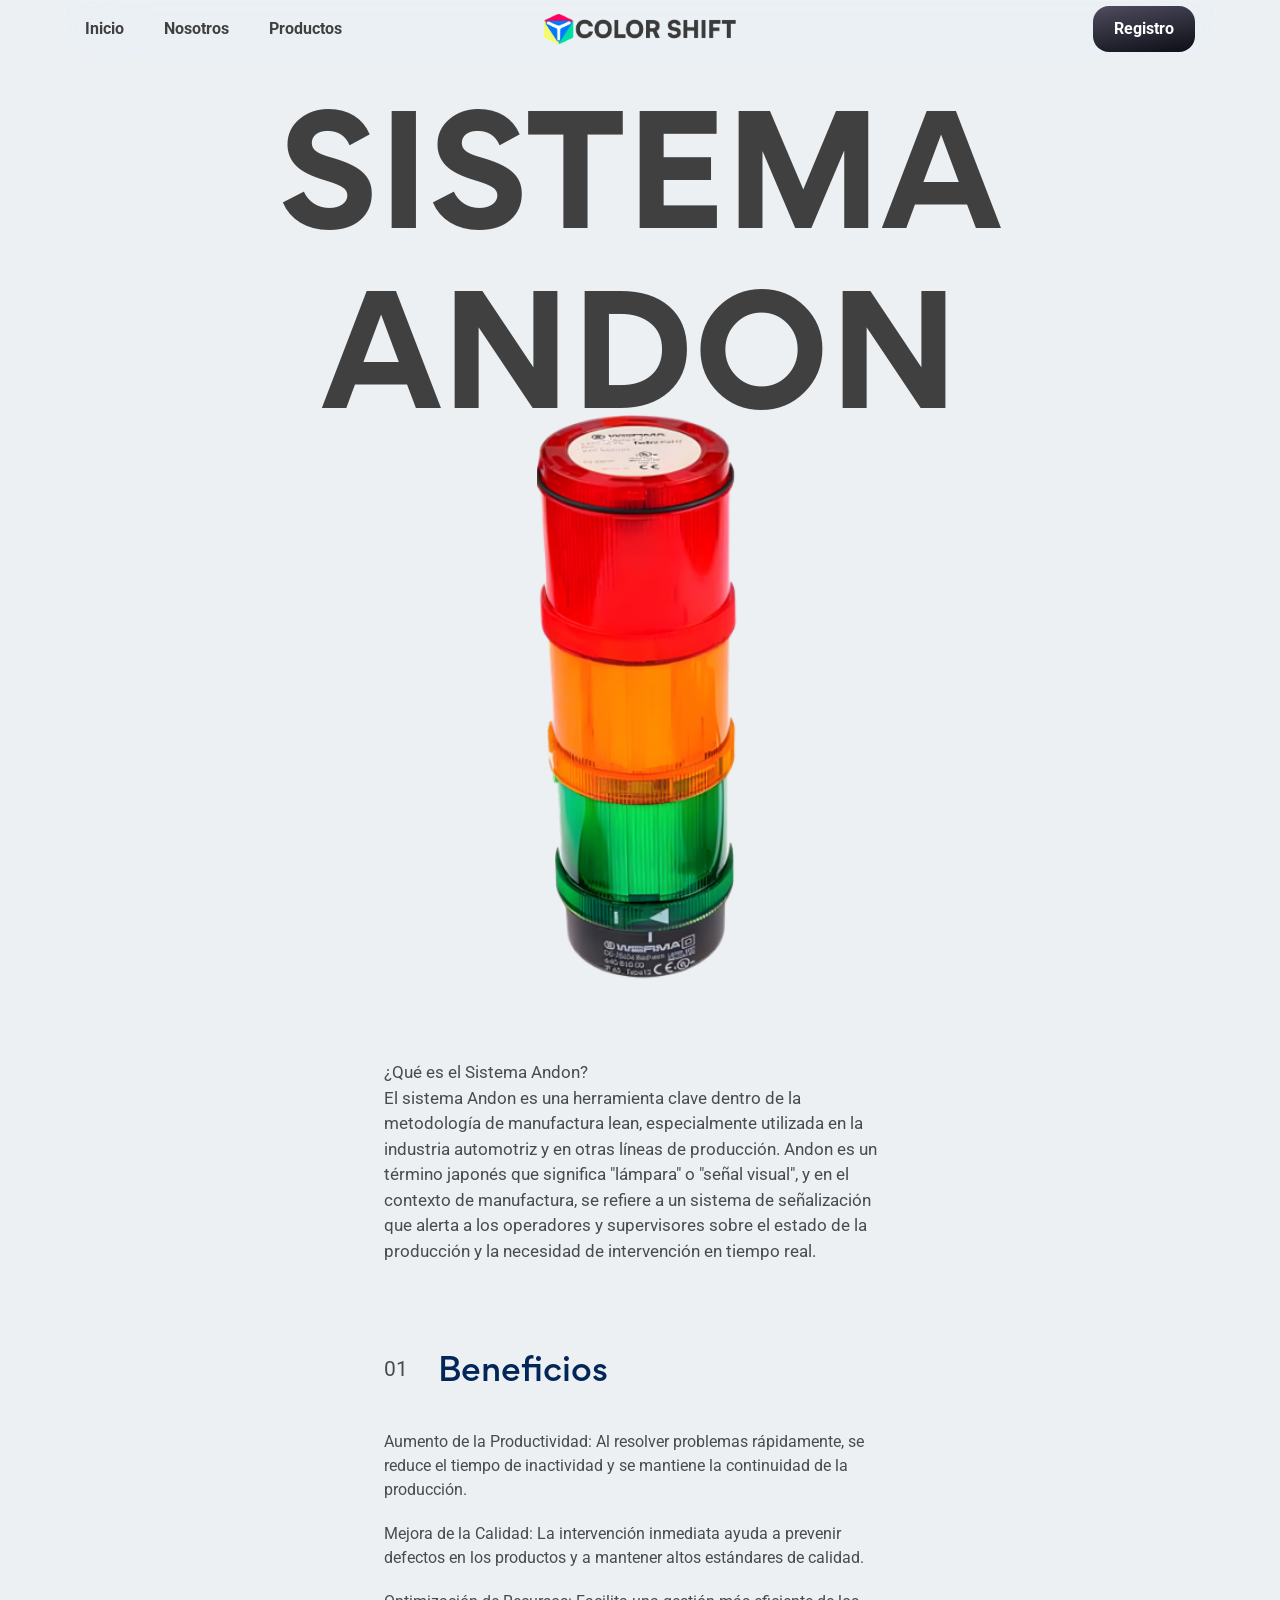
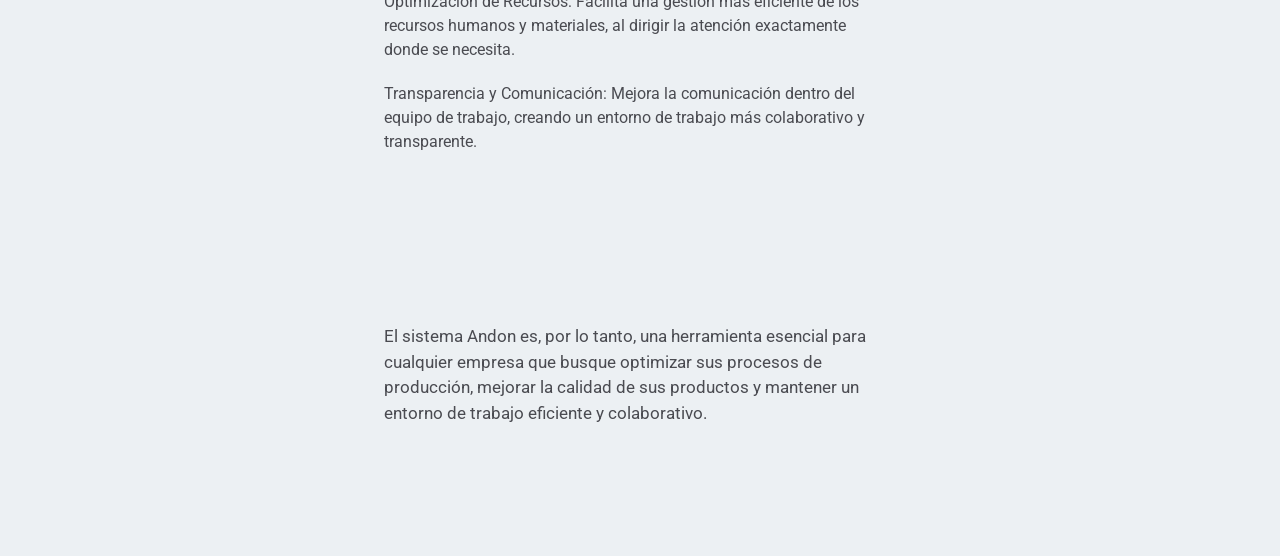
<file: andon.html>
<!DOCTYPE html>
<html lang="en" dir="ltr">

<head>

    <meta charset="UTF-8">
    <meta http-equiv="X-UA-Compatible" content="IE=edge">
    <meta name="viewport" content="width=device-width, initial-scale=1.0">
    <title>Extbot - App Landing Bootstrap 5 Template</title>
    <meta name="robots" content="index, follow" />
    <meta name="description" content="Extbot app landing bootstrap 5 template is an awesome website template for any app store.">
    <!-- Favicon -->
    <link rel="shortcut icon" type="image/x-icon" href="assets/images/favicon.ico" />

    <!-- CSS
    ============================================ -->

    <link rel="stylesheet" href="assets/css/bootstrap.min.css" />
    <link rel="stylesheet" href="assets/css/icofont.min.css" />
    <link rel="stylesheet" href="assets/css/animate.min.css">
    <link rel="stylesheet" href="assets/css/swiper-bundle.min.css">
    <link rel="stylesheet" href="assets/css/magnific-popup.min.css" />
    <link rel="stylesheet" href="assets/css/gordita-font.css" />

    <!-- Style CSS -->
    <link rel="stylesheet" href="assets/css/style.css">

</head>

<body>
        <!-- Begin Main Header Area -->
    <header class="flex-row">
        <div class="nav-bar flex-row">
            <nav class="nav-options nav-obj flex-column">
                <ul class="flex-row">
                    <li>
                        <a href="#home">Inicio</a>
                    </li>
                    <li>
                        <a href="#about">Nosotros</a>
                    </li>
                    <li>
                        <a href="#product">Productos</a>
                    </li>
                </ul>
            </nav>
            <div class="nav-logo">
                <a href="index.html">
                    <img src="assets/images/logo nav.png">
                </a>
            </div>
            <input type=checkbox id="show-nav" onclick="showNavbar()">
            <div class="toggle-container flex-row">
                <label class="toggle" for="show-nav">
                    <img src="assets/images/menu.png">
                </label>
            </div>
            <div class="nav-register nav-obj flex-row">
                <div class="nav-register-button flex-column">
                    <a href="" class="register-button button">
                        <p>Registro</p>
                    </a>
                </div>

            </div>          
        </div>
    </header>
    <nav class="navbar-container" id="navbar">
        <div class="navbar-blur" id="nav-bg"></div>
        <ul class="flex-column">
            <li id="home-nav"><a href="#home">Inicio</a></li>
            <li id="services-nav"><a href="#about">Nosotros</a></li>
            <li id="portfolio-nav"><a href="#product">Productos</a></li>
            <li id="contact-nav"><a href="">Registro</a></li>
        </ul>
    </nav>        
    <!-- Main Header Area End Here -->
    <section class="product-demo">
        <div class="product-demo-header">
          <h1>SISTEMA ANDON</h1>
          <div class="product-demo-img flex-row">
            <img src="assets/images/andon-demo.png">
          </div>
        </div>
        <div class="product-description-container">
            <p class="product-description">¿Qué es el Sistema Andon?<br>
El sistema Andon es una herramienta clave dentro de la metodología de manufactura lean, especialmente utilizada en la industria automotriz y en otras líneas de producción. Andon es un término japonés que significa "lámpara" o "señal visual", y en el contexto de manufactura, se refiere a un sistema de señalización que alerta a los operadores y supervisores sobre el estado de la producción y la necesidad de intervención en tiempo real.
</p>
        </div>
        <div class="product-demo-info product-demo-info-andon flex-row">
          <section class="product-perks flex-column">
            <div class="perks-top flex-row">
              <p>01</p>
              <h2>Beneficios</h2>
            </div>
            <div class="perks-bottom">
              <ul>
                <li>Aumento de la Productividad: Al resolver problemas rápidamente, se reduce el tiempo de inactividad y se mantiene la continuidad de la producción.</li>
                <li>Mejora de la Calidad: La intervención inmediata ayuda a prevenir defectos en los productos y a mantener altos estándares de calidad.</li>
                <li>Optimización de Recursos: Facilita una gestión más eficiente de los recursos humanos y materiales, al dirigir la atención exactamente donde se necesita.</li>
                <li>Transparencia y Comunicación: Mejora la comunicación dentro del equipo de trabajo, creando un entorno de trabajo más colaborativo y transparente.</li>
              </ul>
            </div>
          </section>
        </div>

        <div class="product-description-container product-description-footer">
            <p class="product-description">El sistema Andon es, por lo tanto, una herramienta esencial para cualquier empresa que busque optimizar sus procesos de producción, mejorar la calidad de sus productos y mantener un entorno de trabajo eficiente y colaborativo.
            </p>
        </div>
    </section>
</body>

</html>
</file>
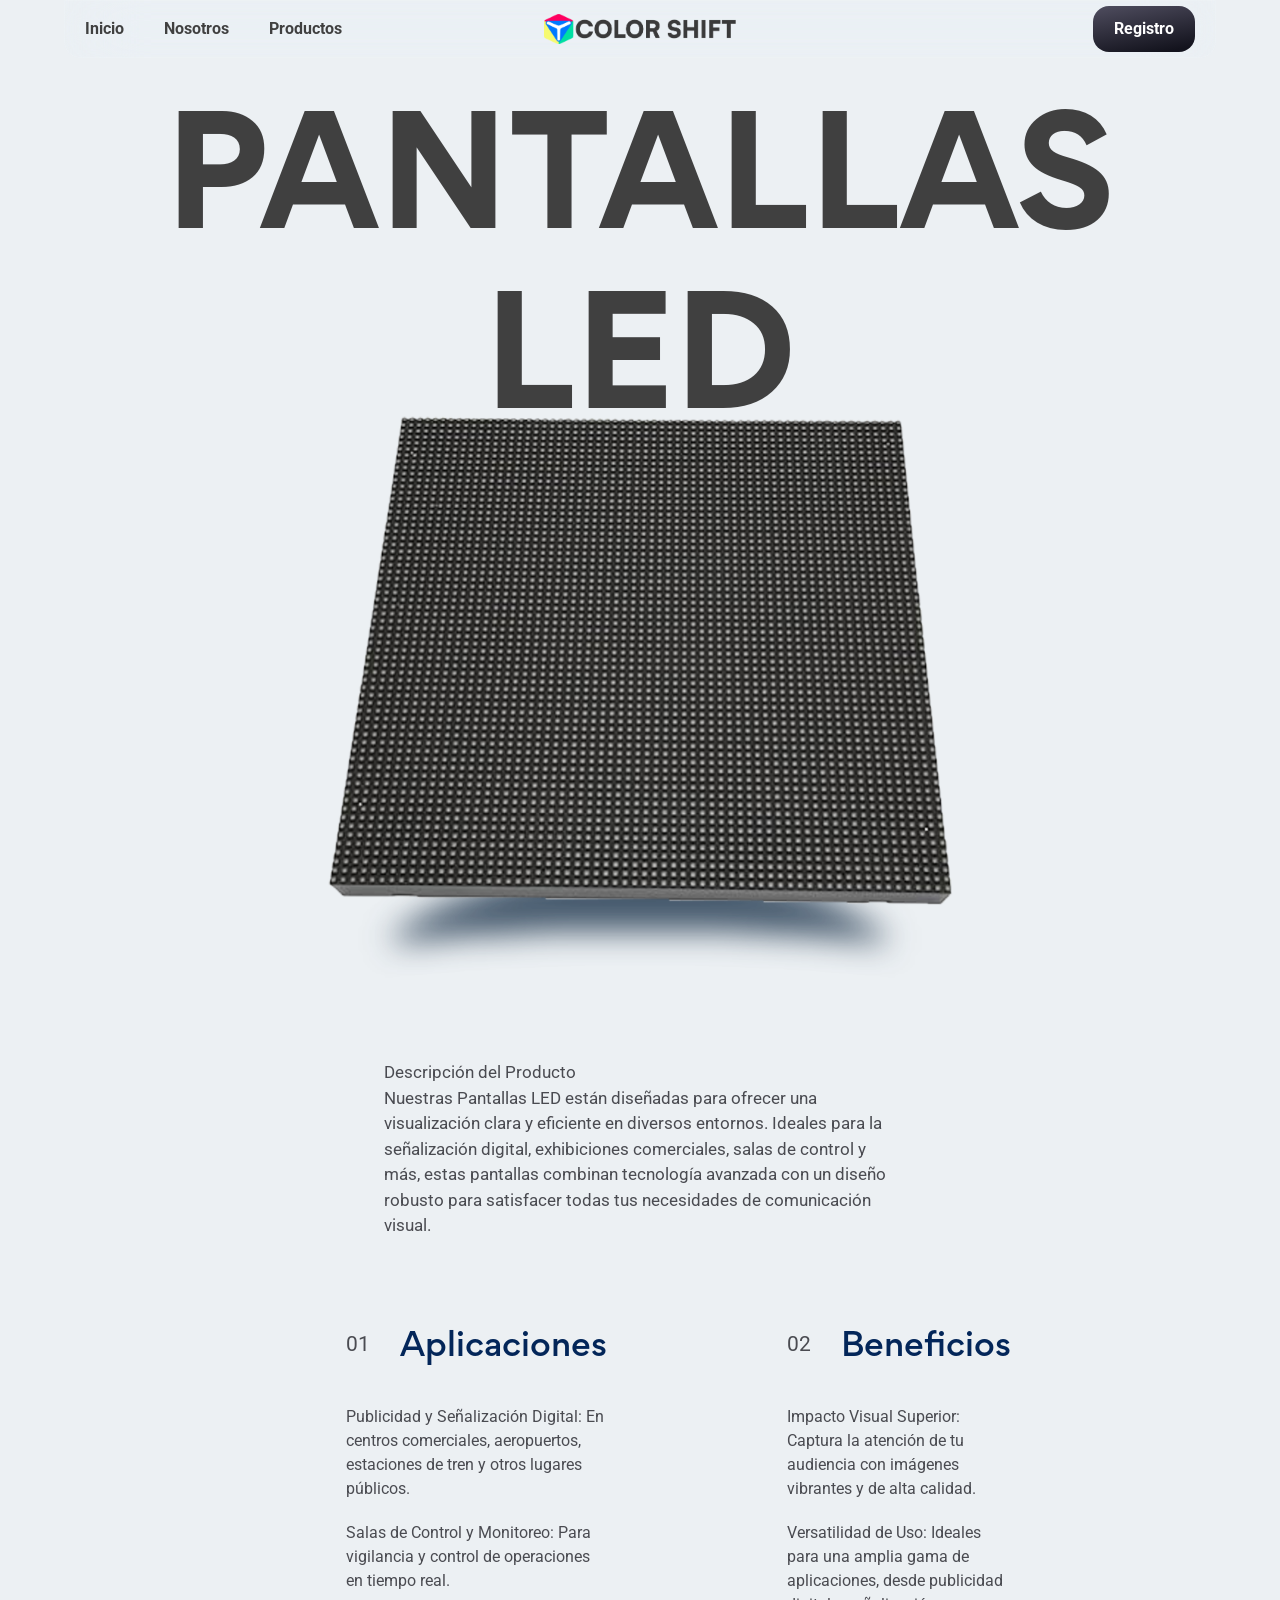
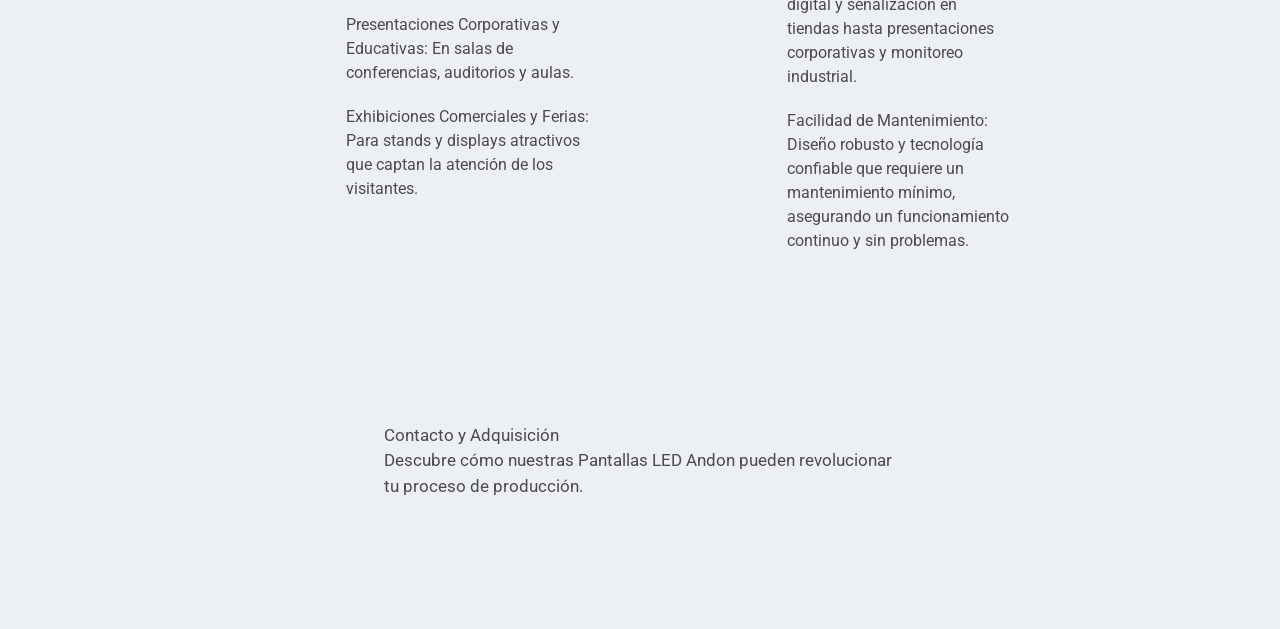
<file: led.html>
<!DOCTYPE html>
<html lang="en" dir="ltr">

<head>

    <meta charset="UTF-8">
    <meta http-equiv="X-UA-Compatible" content="IE=edge">
    <meta name="viewport" content="width=device-width, initial-scale=1.0">
    <title>Extbot - App Landing Bootstrap 5 Template</title>
    <meta name="robots" content="index, follow" />
    <meta name="description" content="Extbot app landing bootstrap 5 template is an awesome website template for any app store.">
    <!-- Favicon -->
    <link rel="shortcut icon" type="image/x-icon" href="assets/images/favicon.ico" />

    <!-- CSS
    ============================================ -->

    <link rel="stylesheet" href="assets/css/bootstrap.min.css" />
    <link rel="stylesheet" href="assets/css/icofont.min.css" />
    <link rel="stylesheet" href="assets/css/animate.min.css">
    <link rel="stylesheet" href="assets/css/swiper-bundle.min.css">
    <link rel="stylesheet" href="assets/css/magnific-popup.min.css" />
    <link rel="stylesheet" href="assets/css/gordita-font.css" />

    <!-- Style CSS -->
    <link rel="stylesheet" href="assets/css/style.css">

</head>

<body>
        <!-- Begin Main Header Area -->
    <header class="flex-row">
        <div class="nav-bar flex-row">
            <nav class="nav-options nav-obj flex-column">
                <ul class="flex-row">
                    <li>
                        <a href="#home">Inicio</a>
                    </li>
                    <li>
                        <a href="#about">Nosotros</a>
                    </li>
                    <li>
                        <a href="#product">Productos</a>
                    </li>
                </ul>
            </nav>
            <div class="nav-logo">
                <a href="index.html">
                    <img src="assets/images/logo nav.png">
                </a>
            </div>
            <input type=checkbox id="show-nav" onclick="showNavbar()">
            <div class="toggle-container flex-row">
                <label class="toggle" for="show-nav">
                    <img src="assets/images/menu.png">
                </label>
            </div>
            <div class="nav-register nav-obj flex-row">
                <div class="nav-register-button flex-column">
                    <a href="" class="register-button button">
                        <p>Registro</p>
                    </a>
                </div>

            </div>          
        </div>
    </header>
    <nav class="navbar-container" id="navbar">
        <div class="navbar-blur" id="nav-bg"></div>
        <ul class="flex-column">
            <li id="home-nav"><a href="#home">Inicio</a></li>
            <li id="services-nav"><a href="#about">Nosotros</a></li>
            <li id="portfolio-nav"><a href="#product">Productos</a></li>
            <li id="contact-nav"><a href="">Registro</a></li>
        </ul>
    </nav>        
    <!-- Main Header Area End Here -->
    <section class="product-demo">
        <div class="product-demo-header">
          <h1>PANTALLAS LED</h1>
          <div class="product-demo-img flex-row">
            <img src="assets/images/led-demo.png">
          </div>
        </div>
        <div class="product-description-container">
            <p class="product-description">Descripción del Producto<br>
Nuestras Pantallas LED están diseñadas para ofrecer una visualización clara y eficiente en diversos entornos. Ideales para la señalización digital, exhibiciones comerciales, salas de control y más, estas pantallas combinan tecnología avanzada con un diseño robusto para satisfacer todas tus necesidades de comunicación visual.
</p>
        </div>
        <div class="product-demo-info flex-row">
          <section class="product-specs flex-column">
            <div class="specs-top flex-row">
              <p>01</p>
              <h2>Aplicaciones</h2>
            </div>
            <div class="specs-bottom">
              <ul>
                <li>Publicidad y Señalización Digital: En centros comerciales, aeropuertos, estaciones de tren y otros lugares públicos.</li>
                <li>Salas de Control y Monitoreo: Para vigilancia y control de operaciones en tiempo real.</li>
                <li>Presentaciones Corporativas y Educativas: En salas de conferencias, auditorios y aulas.</li>
                <li>Exhibiciones Comerciales y Ferias: Para stands y displays atractivos que captan la atención de los visitantes.</li>
              </ul>
            </div>
          </section>
          <section class="product-perks flex-column">
            <div class="perks-top flex-row">
              <p>02</p>
              <h2>Beneficios</h2>
            </div>
            <div class="perks-bottom">
              <ul>
                <li>Impacto Visual Superior: Captura la atención de tu audiencia con imágenes vibrantes y de alta calidad.</li>
                <li>Versatilidad de Uso: Ideales para una amplia gama de aplicaciones, desde publicidad digital y señalización en tiendas hasta presentaciones corporativas y monitoreo industrial.</li>
                <li>Facilidad de Mantenimiento: Diseño robusto y tecnología confiable que requiere un mantenimiento mínimo, asegurando un funcionamiento continuo y sin problemas.</li>
              </ul>
            </div>
          </section>
        </div>
        <div class="product-description-container product-description-footer">
            <p class="product-description">Contacto y Adquisición<br>
Descubre cómo nuestras Pantallas LED Andon pueden revolucionar tu proceso de producción. 

            </p>
    </section>
</body>

</html>
</file>
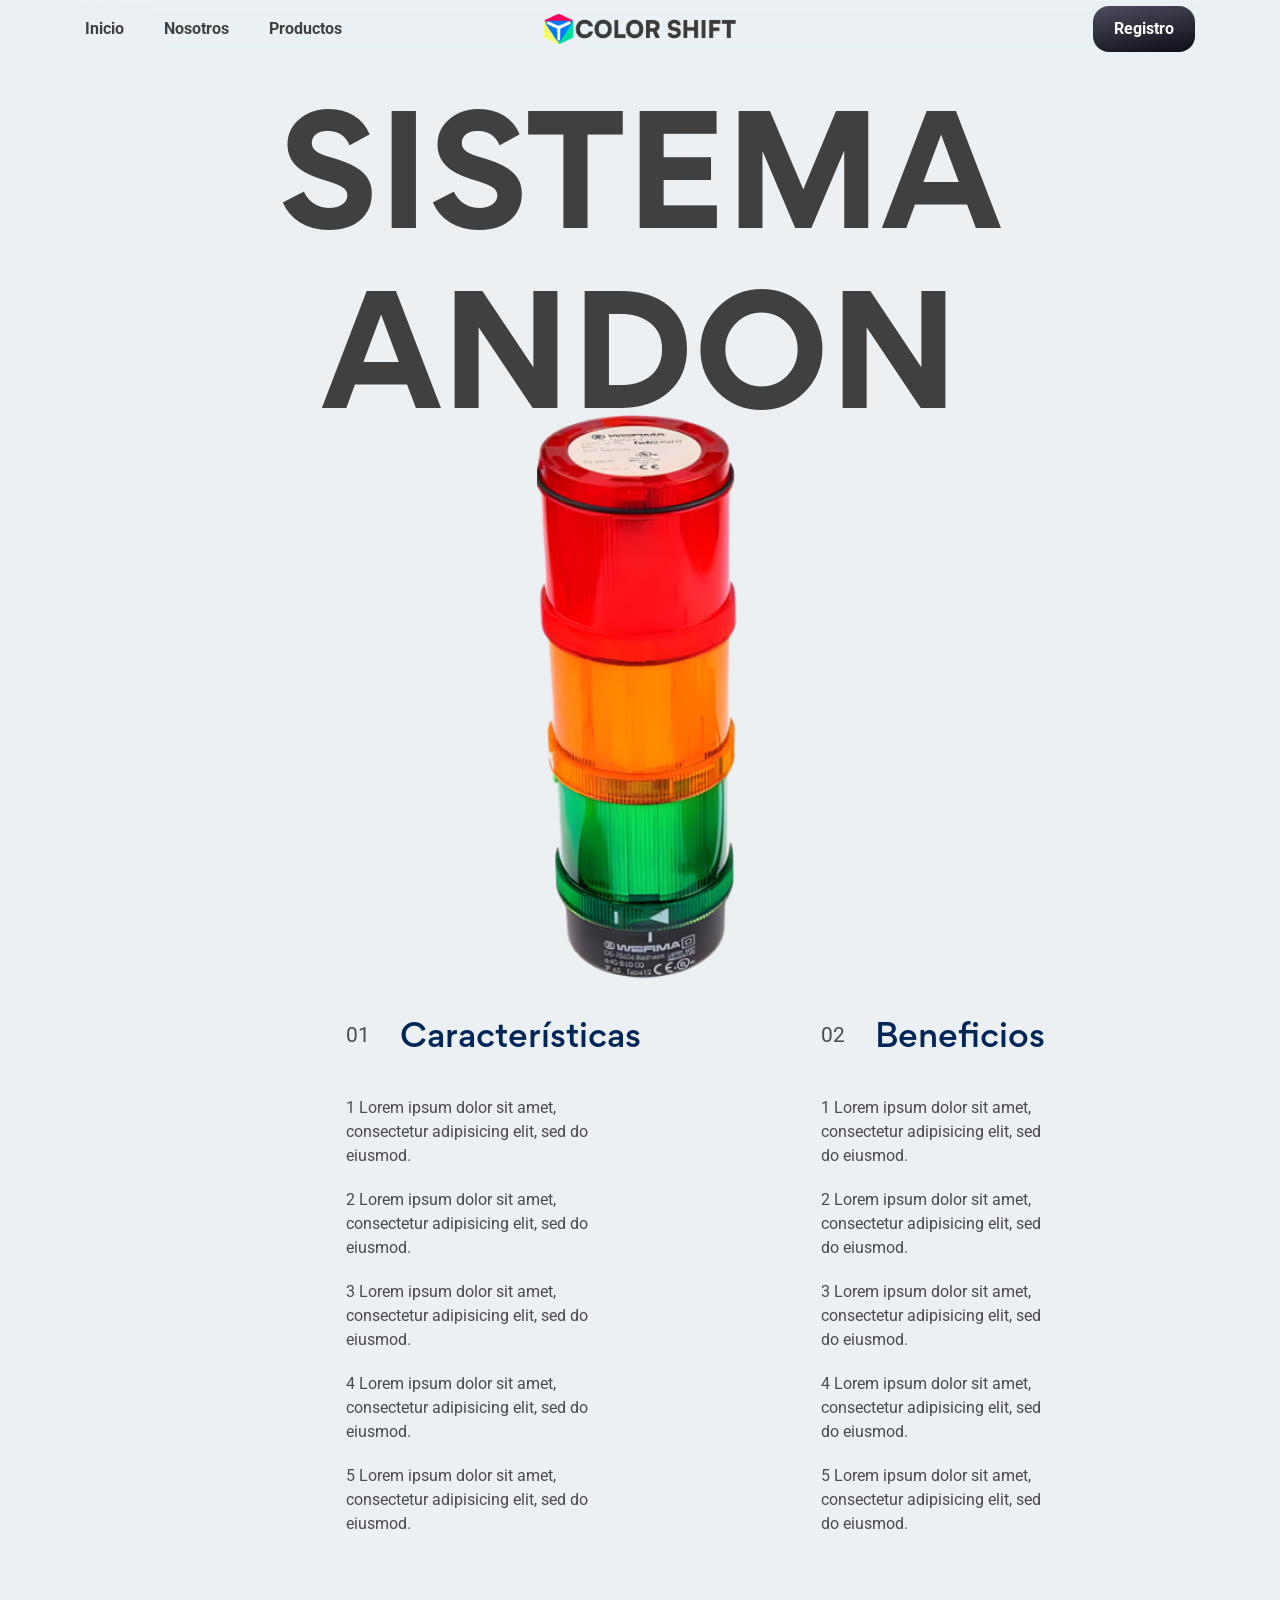
<file: product.html>
<!DOCTYPE html>
<html lang="en" dir="ltr">

<head>

    <meta charset="UTF-8">
    <meta http-equiv="X-UA-Compatible" content="IE=edge">
    <meta name="viewport" content="width=device-width, initial-scale=1.0">
    <title>Extbot - App Landing Bootstrap 5 Template</title>
    <meta name="robots" content="index, follow" />
    <meta name="description" content="Extbot app landing bootstrap 5 template is an awesome website template for any app store.">
    <!-- Favicon -->
    <link rel="shortcut icon" type="image/x-icon" href="assets/images/favicon.ico" />

    <!-- CSS
    ============================================ -->

    <link rel="stylesheet" href="assets/css/bootstrap.min.css" />
    <link rel="stylesheet" href="assets/css/icofont.min.css" />
    <link rel="stylesheet" href="assets/css/animate.min.css">
    <link rel="stylesheet" href="assets/css/swiper-bundle.min.css">
    <link rel="stylesheet" href="assets/css/magnific-popup.min.css" />
    <link rel="stylesheet" href="assets/css/gordita-font.css" />

    <!-- Style CSS -->
    <link rel="stylesheet" href="assets/css/style.css">

</head>

<body>
        <!-- Begin Main Header Area -->
    <header class="flex-row">
        <div class="nav-bar flex-row">
            <nav class="nav-options nav-obj flex-column">
                <ul class="flex-row">
                    <li>
                        <a href="#home">Inicio</a>
                    </li>
                    <li>
                        <a href="#about">Nosotros</a>
                    </li>
                    <li>
                        <a href="#product">Productos</a>
                    </li>
                </ul>
            </nav>
            <div class="nav-logo">
                <a href="index.html">
                    <img src="assets/images/logo nav.png">
                </a>
            </div>
            <input type=checkbox id="show-nav" onclick="showNavbar()">
            <div class="toggle-container flex-row">
                <label class="toggle" for="show-nav">
                    <img src="assets/images/menu.png">
                </label>
            </div>
            <div class="nav-register nav-obj flex-row">
                <div class="nav-register-button flex-column">
                    <a href="" class="register-button button">
                        <p>Registro</p>
                    </a>
                </div>

            </div>          
        </div>
    </header>
    <nav class="navbar-container" id="navbar">
        <div class="navbar-blur" id="nav-bg"></div>
        <ul class="flex-column">
            <li id="home-nav"><a href="#home">Inicio</a></li>
            <li id="services-nav"><a href="#about">Nosotros</a></li>
            <li id="portfolio-nav"><a href="#product">Productos</a></li>
            <li id="contact-nav"><a href="">Registro</a></li>
        </ul>
    </nav>        
    <!-- Main Header Area End Here -->
    <section class="product-demo">
        <div class="product-demo-header">
          <h1>SISTEMA ANDON</h1>
          <div class="product-demo-img flex-row">
            <img src="assets/images/andon-demo.png">
          </div>
        </div>
        <div class="product-demo-info flex-row">
          <section class="product-specs flex-column">
            <div class="specs-top flex-row">
              <p>01</p>
              <h2>Características</h2>
            </div>
            <div class="specs-bottom">
              <ul>
                <li>1 Lorem ipsum dolor sit amet, consectetur adipisicing elit, sed do eiusmod.</li>
                <li>2 Lorem ipsum dolor sit amet, consectetur adipisicing elit, sed do eiusmod.</li>
                <li>3 Lorem ipsum dolor sit amet, consectetur adipisicing elit, sed do eiusmod.</li>
                <li>4 Lorem ipsum dolor sit amet, consectetur adipisicing elit, sed do eiusmod.</li>
                <li>5 Lorem ipsum dolor sit amet, consectetur adipisicing elit, sed do eiusmod.</li>
              </ul>
            </div>
          </section>
          <section class="product-perks flex-column">
            <div class="perks-top flex-row">
              <p>02</p>
              <h2>Beneficios</h2>
            </div>
            <div class="perks-bottom">
              <ul>
                <li>1 Lorem ipsum dolor sit amet, consectetur adipisicing elit, sed do eiusmod.</li>
                <li>2 Lorem ipsum dolor sit amet, consectetur adipisicing elit, sed do eiusmod.</li>
                <li>3 Lorem ipsum dolor sit amet, consectetur adipisicing elit, sed do eiusmod.</li>
                <li>4 Lorem ipsum dolor sit amet, consectetur adipisicing elit, sed do eiusmod.</li>
                <li>5 Lorem ipsum dolor sit amet, consectetur adipisicing elit, sed do eiusmod.</li>
              </ul>
            </div>
          </section>
        </div>
    </section>
</body>

</html>
</file>
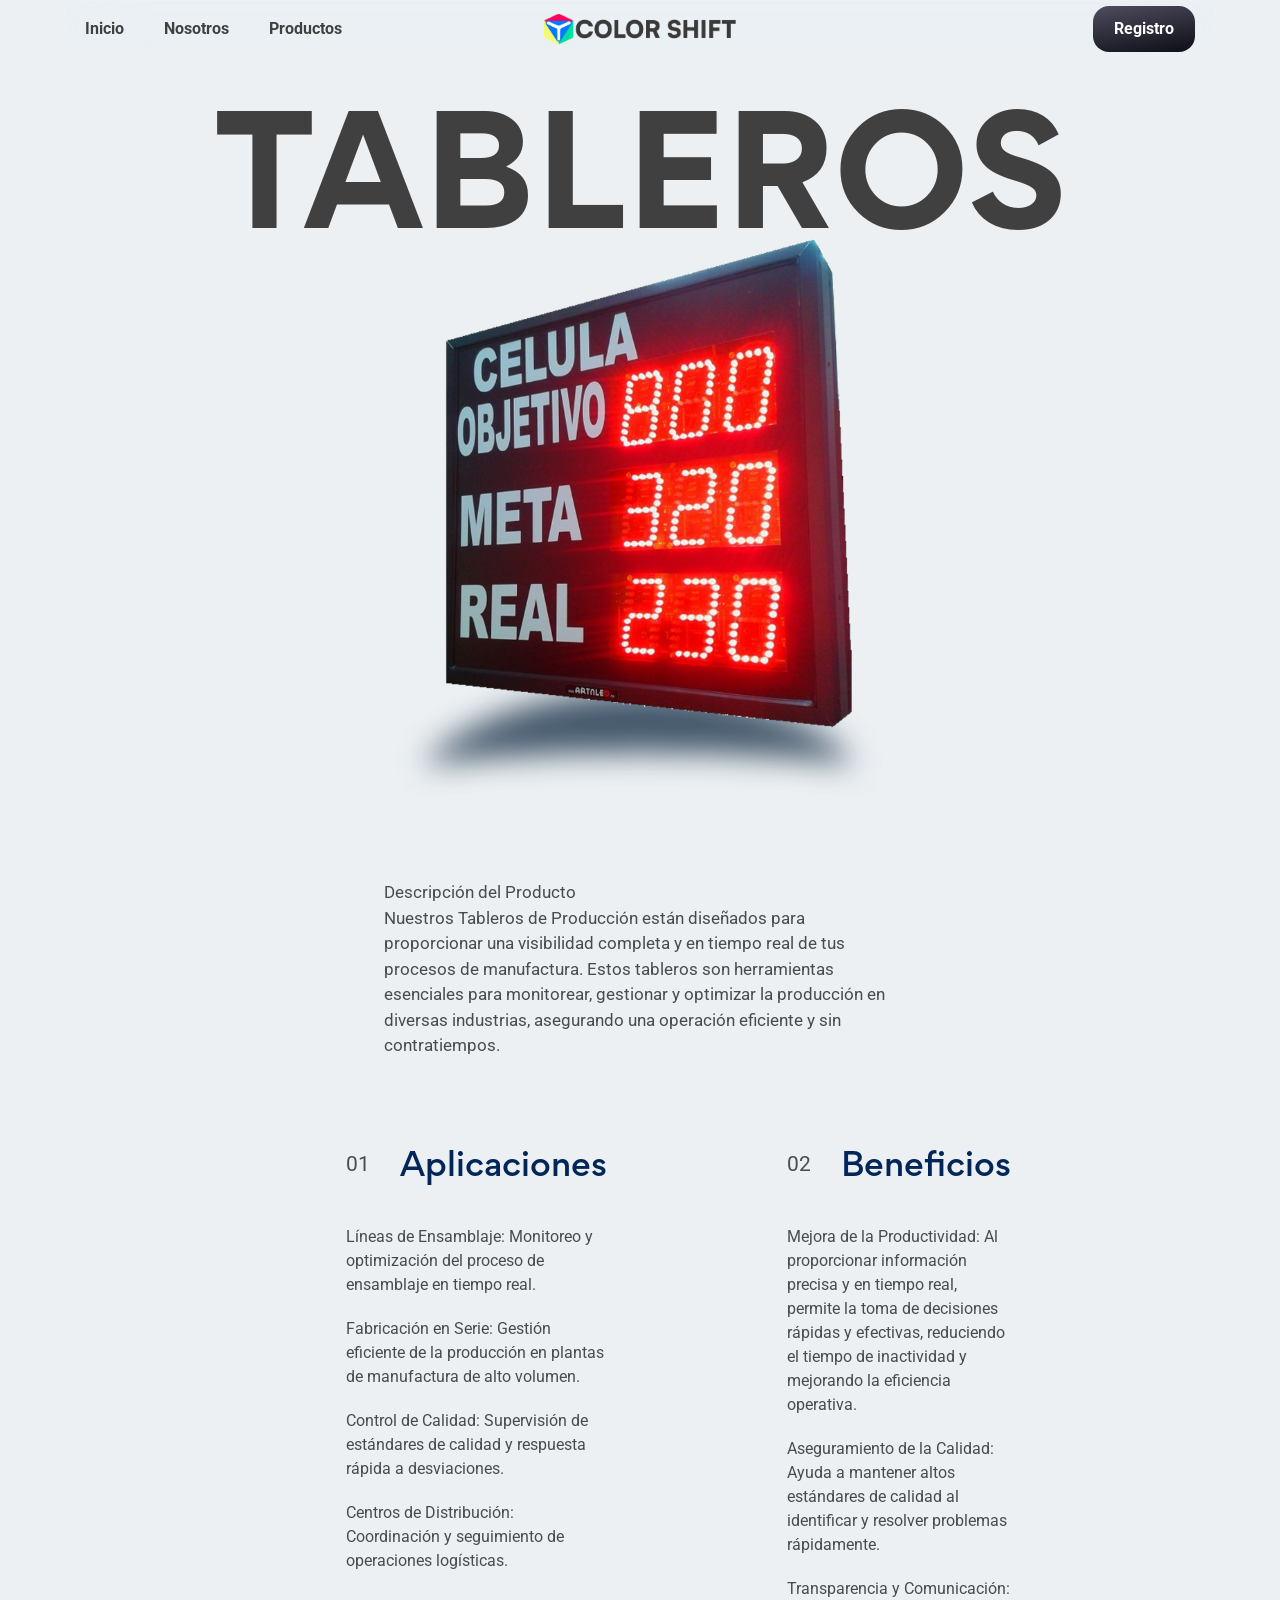
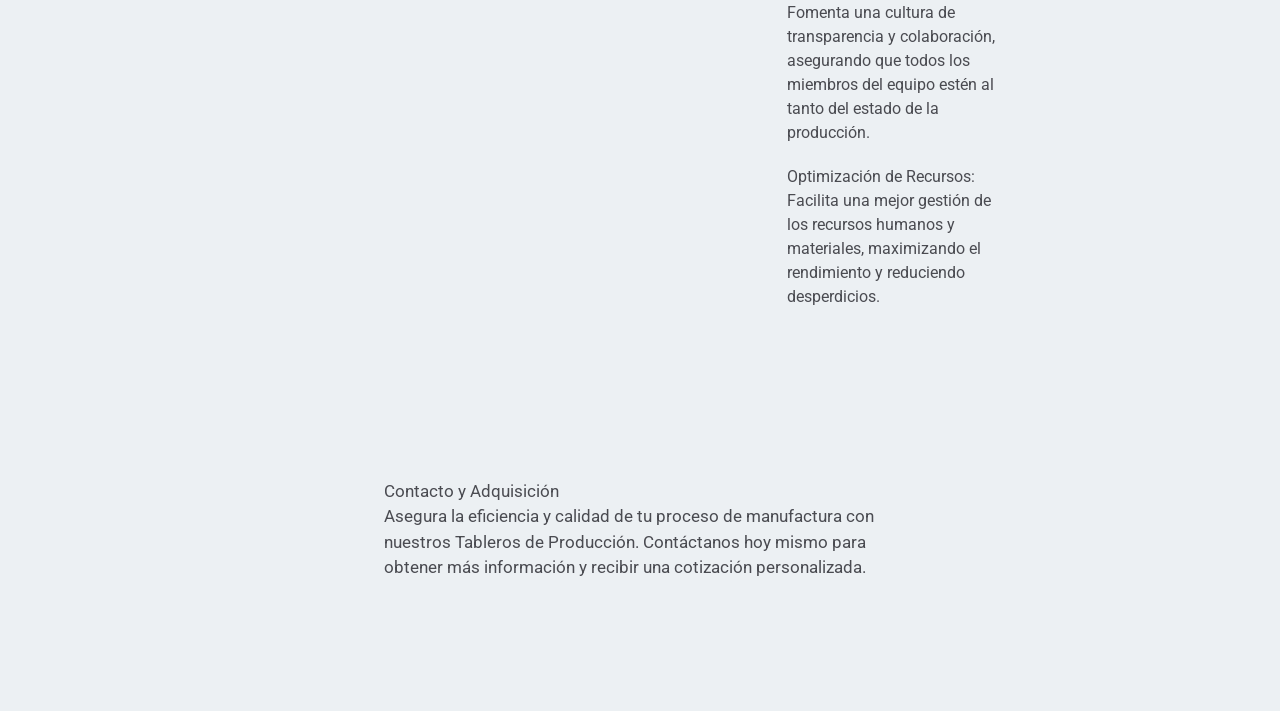
<file: tableros.html>
<!DOCTYPE html>
<html lang="en" dir="ltr">

<head>

    <meta charset="UTF-8">
    <meta http-equiv="X-UA-Compatible" content="IE=edge">
    <meta name="viewport" content="width=device-width, initial-scale=1.0">
    <title>Extbot - App Landing Bootstrap 5 Template</title>
    <meta name="robots" content="index, follow" />
    <meta name="description" content="Extbot app landing bootstrap 5 template is an awesome website template for any app store.">
    <!-- Favicon -->
    <link rel="shortcut icon" type="image/x-icon" href="assets/images/favicon.ico" />

    <!-- CSS
    ============================================ -->

    <link rel="stylesheet" href="assets/css/bootstrap.min.css" />
    <link rel="stylesheet" href="assets/css/icofont.min.css" />
    <link rel="stylesheet" href="assets/css/animate.min.css">
    <link rel="stylesheet" href="assets/css/swiper-bundle.min.css">
    <link rel="stylesheet" href="assets/css/magnific-popup.min.css" />
    <link rel="stylesheet" href="assets/css/gordita-font.css" />

    <!-- Style CSS -->
    <link rel="stylesheet" href="assets/css/style.css">

</head>

<body>
        <!-- Begin Main Header Area -->
    <header class="flex-row">
        <div class="nav-bar flex-row">
            <nav class="nav-options nav-obj flex-column">
                <ul class="flex-row">
                    <li>
                        <a href="#home">Inicio</a>
                    </li>
                    <li>
                        <a href="#about">Nosotros</a>
                    </li>
                    <li>
                        <a href="#product">Productos</a>
                    </li>
                </ul>
            </nav>
            <div class="nav-logo">
                <a href="index.html">
                    <img src="assets/images/logo nav.png">
                </a>
            </div>
            <input type=checkbox id="show-nav" onclick="showNavbar()">
            <div class="toggle-container flex-row">
                <label class="toggle" for="show-nav">
                    <img src="assets/images/menu.png">
                </label>
            </div>
            <div class="nav-register nav-obj flex-row">
                <div class="nav-register-button flex-column">
                    <a href="" class="register-button button">
                        <p>Registro</p>
                    </a>
                </div>

            </div>          
        </div>
    </header>
    <nav class="navbar-container" id="navbar">
        <div class="navbar-blur" id="nav-bg"></div>
        <ul class="flex-column">
            <li id="home-nav"><a href="#home">Inicio</a></li>
            <li id="services-nav"><a href="#about">Nosotros</a></li>
            <li id="portfolio-nav"><a href="#product">Productos</a></li>
            <li id="contact-nav"><a href="">Registro</a></li>
        </ul>
    </nav>        
    <!-- Main Header Area End Here -->
    <section class="product-demo">
        <div class="product-demo-header">
          <h1>TABLEROS</h1>
          <div class="product-demo-img flex-row">
            <img src="assets/images/tablero-demo.png">
          </div>
        </div>
        <div class="product-description-container">
            <p class="product-description">Descripción del Producto<br>
Nuestros Tableros de Producción están diseñados para proporcionar una visibilidad completa y en tiempo real de tus procesos de manufactura. Estos tableros son herramientas esenciales para monitorear, gestionar y optimizar la producción en diversas industrias, asegurando una operación eficiente y sin contratiempos.
</p>
        </div>
        <div class="product-demo-info flex-row">
          <section class="product-specs flex-column">
            <div class="specs-top flex-row">
              <p>01</p>
              <h2>Aplicaciones</h2>
            </div>
            <div class="specs-bottom">
              <ul>
                <li>Líneas de Ensamblaje: Monitoreo y optimización del proceso de ensamblaje en tiempo real.</li>
                <li>Fabricación en Serie: Gestión eficiente de la producción en plantas de manufactura de alto volumen.</li>
                <li>Control de Calidad: Supervisión de estándares de calidad y respuesta rápida a desviaciones.</li>
                <li>Centros de Distribución: Coordinación y seguimiento de operaciones logísticas.</li>
              </ul>
            </div>
          </section>
          <section class="product-perks flex-column">
            <div class="perks-top flex-row">
              <p>02</p>
              <h2>Beneficios</h2>
            </div>
            <div class="perks-bottom">
              <ul>
                <li>Mejora de la Productividad: Al proporcionar información precisa y en tiempo real, permite la toma de decisiones rápidas y efectivas, reduciendo el tiempo de inactividad y mejorando la eficiencia operativa.</li>
                <li>Aseguramiento de la Calidad: Ayuda a mantener altos estándares de calidad al identificar y resolver problemas rápidamente.</li>
                <li>Transparencia y Comunicación: Fomenta una cultura de transparencia y colaboración, asegurando que todos los miembros del equipo estén al tanto del estado de la producción.</li>
                <li>Optimización de Recursos: Facilita una mejor gestión de los recursos humanos y materiales, maximizando el rendimiento y reduciendo desperdicios.</li>
              </ul>
            </div>
          </section>
        </div>
        <div class="product-description-container product-description-footer">
            <p class="product-description">Contacto y Adquisición<br>
Asegura la eficiencia y calidad de tu proceso de manufactura con nuestros Tableros de Producción. Contáctanos hoy mismo para obtener más información y  recibir una cotización personalizada.

            </p>
    </section>
</body>

</html>
</file>
<file: assets/css/gordita-font.css>
/* #### Generated By: http://www.cufonfonts.com #### */

@font-face {
    font-family: 'Gordita';
    font-style: normal;
    font-weight: 400;
    src: local('Gordita Regular'),
        url('../fonts/Gordita Regular.woff') format('woff');
}

@font-face {
    font-family: 'Gordita';
    font-style: italic;
    font-weight: 400;
    src: local('Gordita Regular Italic'),
        url('../fonts/Gordita Regular Italic.woff') format('woff');
}

@font-face {
    font-family: 'Gordita';
    font-style: normal;
    font-weight: 500;
    src: local('Gordita Medium'),
        url('../fonts/Gordita Medium.woff') format('woff');
}

@font-face {
    font-family: 'Gordita';
    font-style: italic;
    font-weight: 500;
    src: local('Gordita Medium Italic'),
        url('../fonts/Gordita Medium Italic.woff') format('woff');
}

@font-face {
    font-family: 'Gordita';
    font-style: normal;
    font-weight: 600;
    src: local('Gordita Bold'), url('../fonts/Gordita Bold.woff') format('woff');
}

@font-face {
    font-family: 'Gordita';
    font-style: italic;
    font-weight: 600;
    src: local('Gordita Bold Italic'),
        url('../fonts/Gordita Bold Italic.woff') format('woff');
}
</file>
